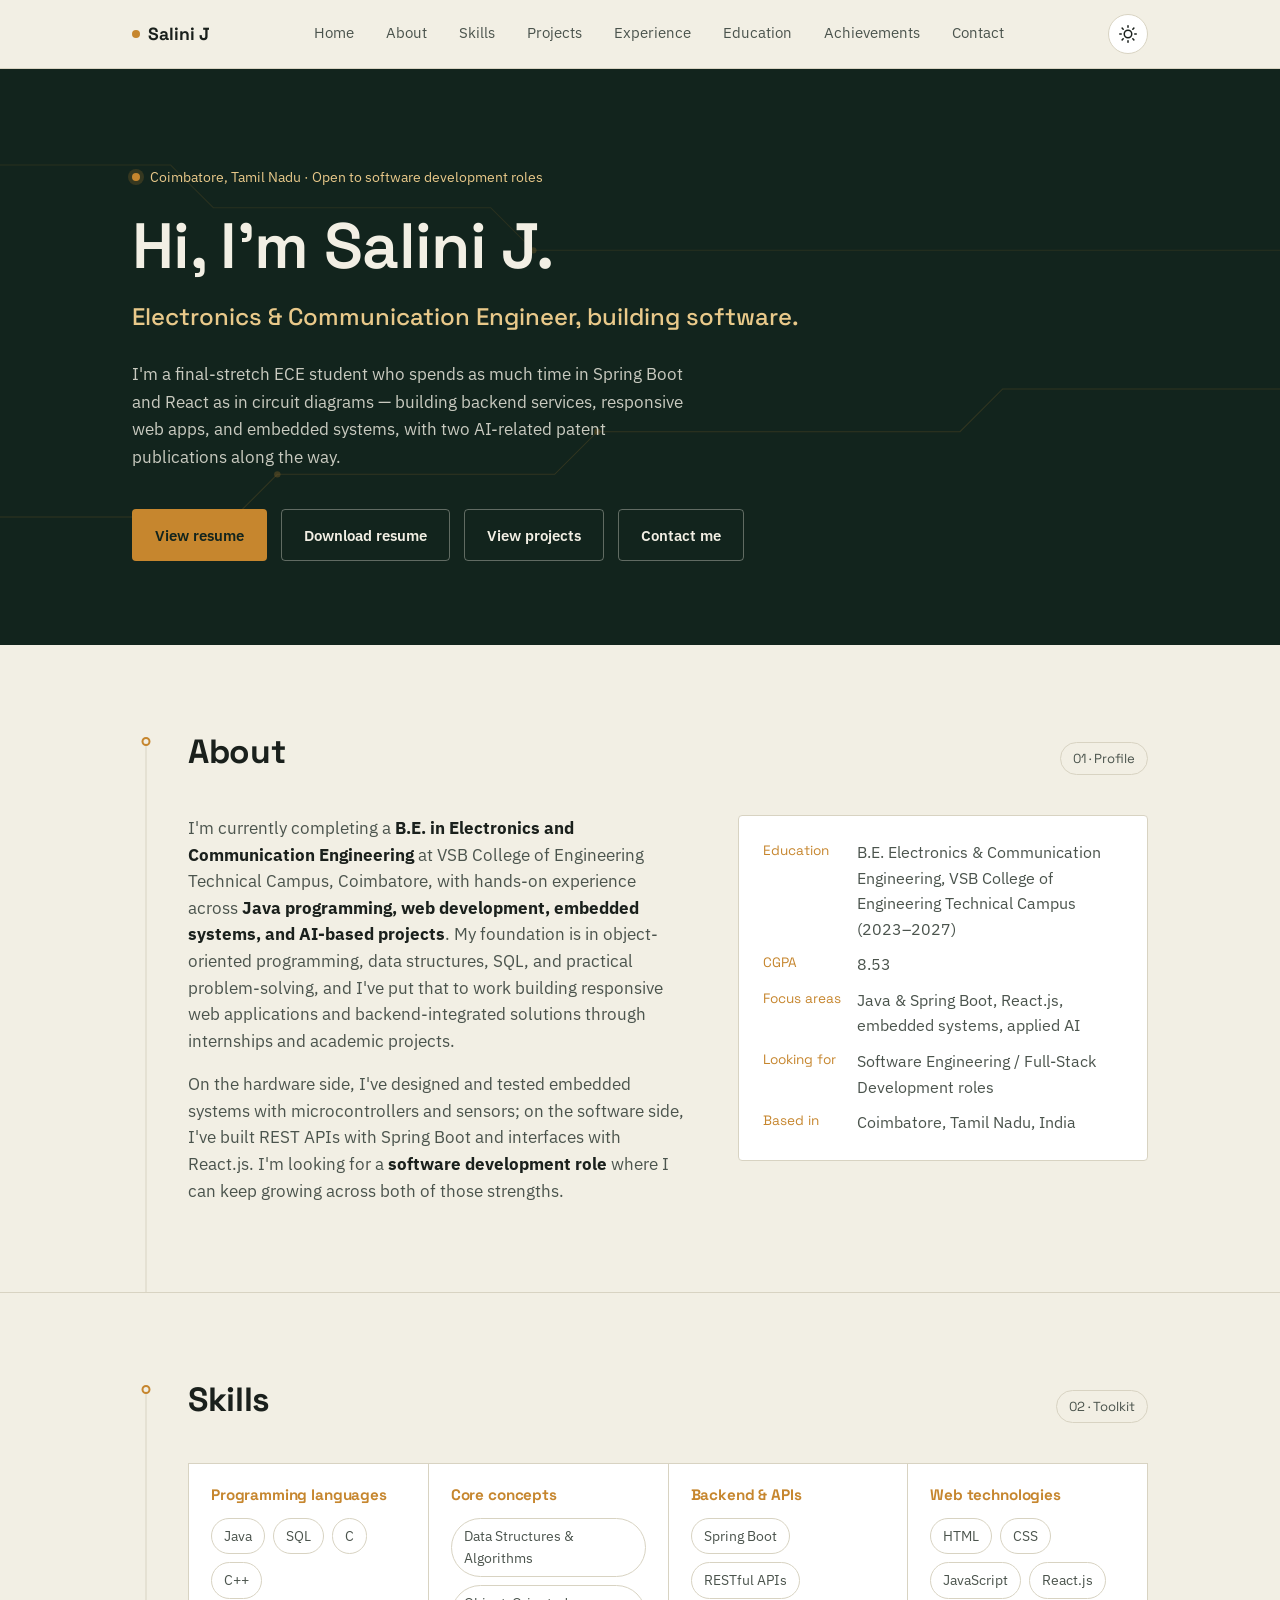
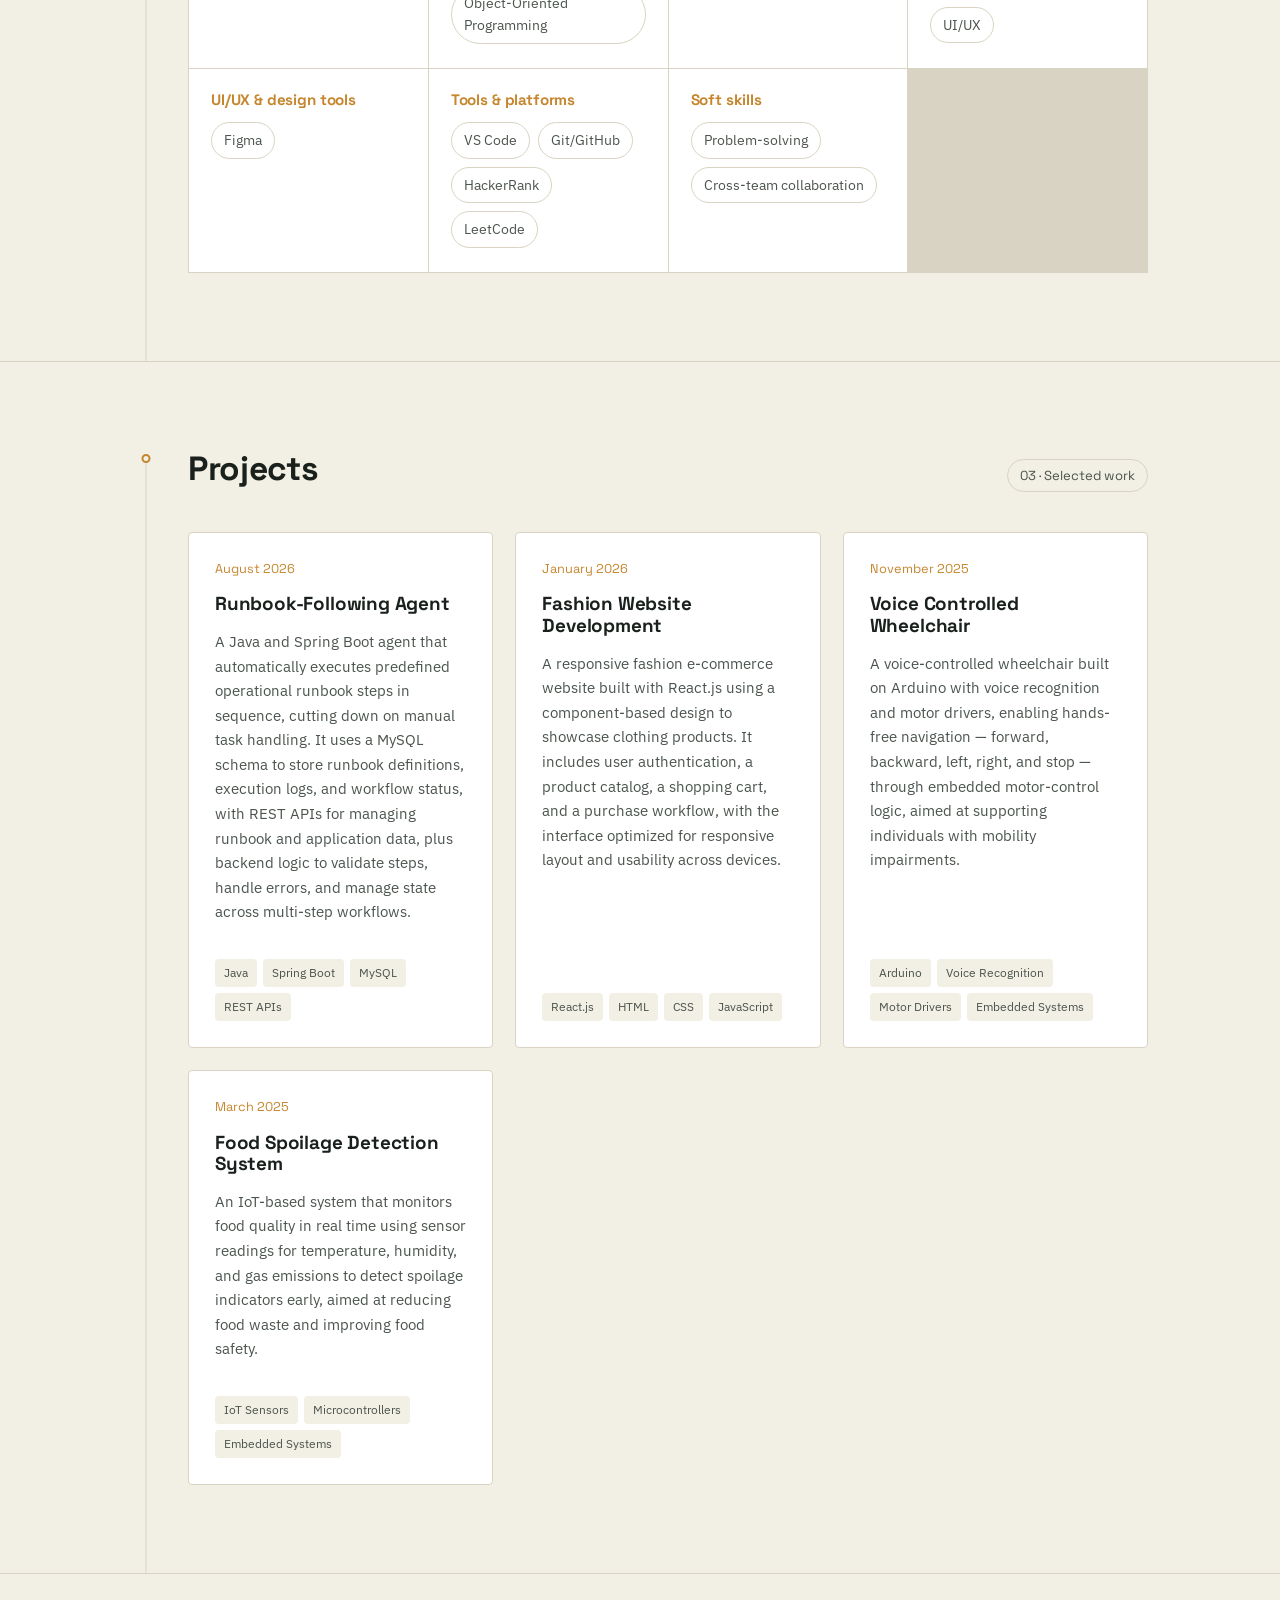
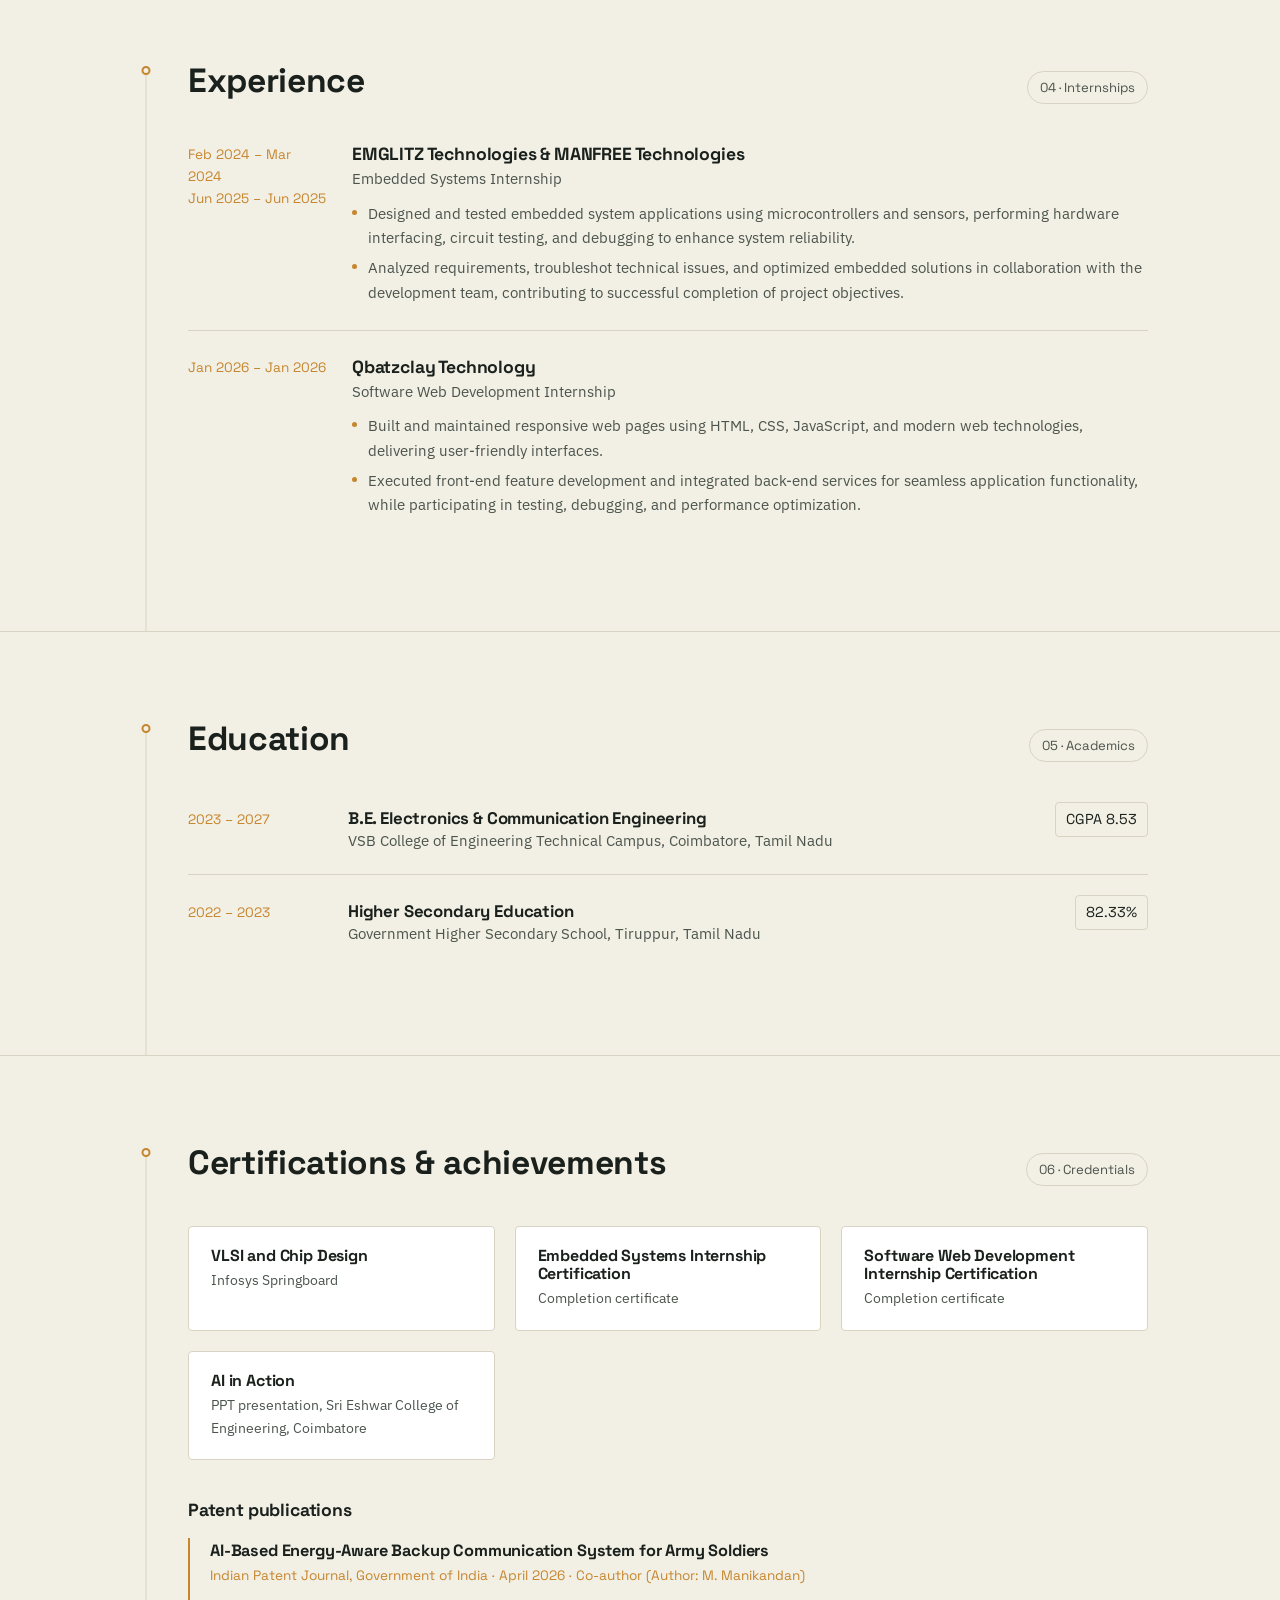
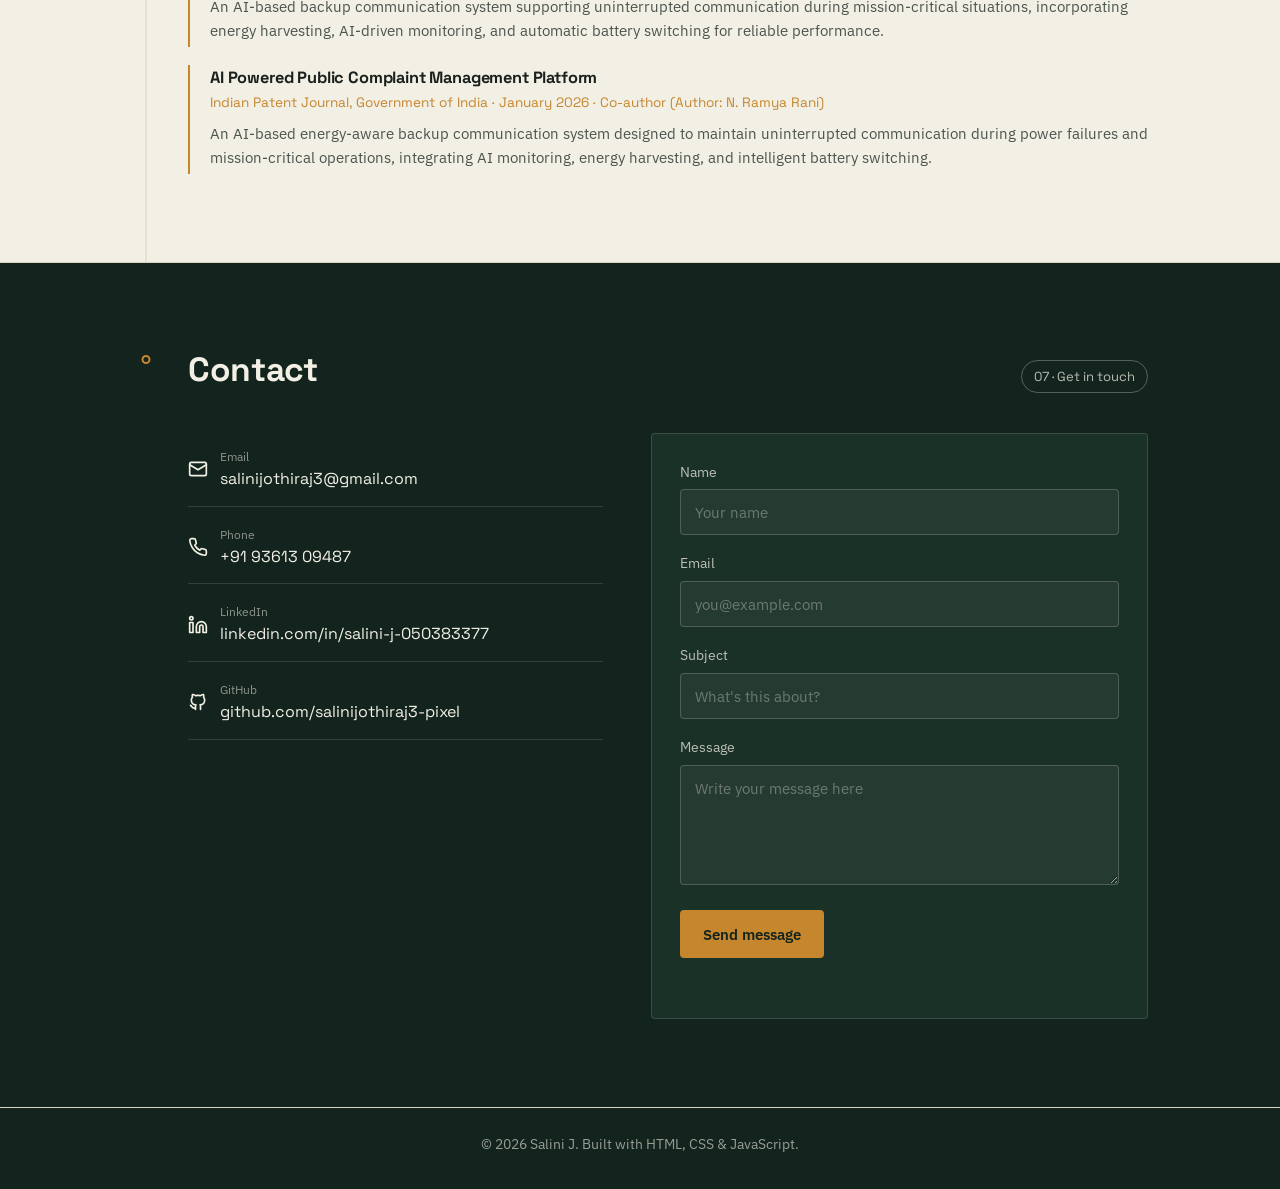
<file: index.html>
<!DOCTYPE html>
<html lang="en">
<head>
<meta charset="UTF-8">
<meta name="viewport" content="width=device-width, initial-scale=1.0">
<title>Salini J — Electronics &amp; Communication Engineer, Software Developer</title>
<meta name="description" content="Portfolio of Salini J, an Electronics and Communication Engineering student building Java/Spring Boot backends, React.js web apps, and embedded systems projects.">
<meta name="keywords" content="Salini J, Software Developer, Java Developer, Spring Boot, React.js, Embedded Systems, ECE Engineer, Coimbatore">
<meta name="author" content="Salini J">
<link rel="canonical" href="https://YOUR-DOMAIN-HERE.com/">

<!-- Open Graph -->
<meta property="og:type" content="website">
<meta property="og:title" content="Salini J — Electronics & Communication Engineer, Software Developer">
<meta property="og:description" content="Java, Spring Boot, React.js and embedded-systems projects, internships, and patent publications.">
<meta property="og:url" content="https://YOUR-DOMAIN-HERE.com/">

<link rel="icon" type="image/svg+xml" href="assets/favicon.svg">

<link rel="preconnect" href="https://fonts.googleapis.com">
<link rel="preconnect" href="https://fonts.gstatic.com" crossorigin>
<link href="https://fonts.googleapis.com/css2?family=Space+Grotesk:wght@500;600;700&family=IBM+Plex+Sans:wght@400;500;600&display=swap" rel="stylesheet">

<link rel="stylesheet" href="style.css">

<script type="application/ld+json">
{
  "@context": "https://schema.org",
  "@type": "Person",
  "name": "Salini J",
  "jobTitle": "Electronics and Communication Engineering Student & Software Developer",
  "email": "mailto:salinijothiraj3@gmail.com",
  "telephone": "+91-9361309487",
  "url": "https://YOUR-DOMAIN-HERE.com/",
  "sameAs": [
    "https://www.linkedin.com/in/salini-j-050383377",
    "https://github.com/salinijothiraj3-pixel"
  ],
  "alumniOf": {
    "@type": "CollegeOrUniversity",
    "name": "VSB College of Engineering Technical Campus"
  }
}
</script>
</head>
<body>

<a class="skip-link" href="#main">Skip to content</a>

<!-- ===================== NAVIGATION ===================== -->
<header class="nav">
  <div class="wrap">
    <a href="#home" class="nav-mark"><span class="dot" aria-hidden="true"></span>Salini J</a>

    <nav class="nav-links" id="navLinks" aria-label="Primary">
      <a href="#home">Home</a>
      <a href="#about">About</a>
      <a href="#skills">Skills</a>
      <a href="#projects">Projects</a>
      <a href="#experience">Experience</a>
      <a href="#education">Education</a>
      <a href="#achievements">Achievements</a>
      <a href="#contact">Contact</a>
    </nav>

    <div class="nav-controls">
      <button class="theme-toggle" id="themeToggle" type="button" aria-label="Switch to dark theme" aria-pressed="false">
        <svg id="themeIcon" viewBox="0 0 24 24" fill="none" stroke-width="2" stroke-linecap="round" stroke-linejoin="round" aria-hidden="true">
          <circle cx="12" cy="12" r="5"></circle>
          <path d="M12 1v2M12 21v2M4.2 4.2l1.4 1.4M18.4 18.4l1.4 1.4M1 12h2M21 12h2M4.2 19.8l1.4-1.4M18.4 5.6l1.4-1.4"></path>
        </svg>
      </button>
      <button class="hamburger" id="hamburger" type="button" aria-label="Open menu" aria-expanded="false" aria-controls="navLinks">
        <span></span><span></span><span></span>
      </button>
    </div>
  </div>
</header>

<main id="main">

  <!-- ===================== HERO ===================== -->
  <section class="hero" id="home">
    <svg class="hero-trace" viewBox="0 0 1200 500" preserveAspectRatio="none" aria-hidden="true">
      <path d="M0 420 L220 420 L260 380 L520 380 L560 340 L900 340 L940 300 L1200 300" stroke="#C6862E" stroke-width="1" fill="none" opacity="0.35"/>
      <path d="M0 90 L160 90 L200 130 L460 130 L500 170 L1200 170" stroke="#C6862E" stroke-width="1" fill="none" opacity="0.25"/>
      <circle cx="260" cy="380" r="3" fill="#C6862E" opacity="0.5"/>
      <circle cx="560" cy="340" r="3" fill="#C6862E" opacity="0.5"/>
      <circle cx="500" cy="170" r="3" fill="#C6862E" opacity="0.4"/>
    </svg>

    <div class="wrap">
      <div class="hero-eyebrow-row">
        <span class="node" aria-hidden="true"></span>
        <span>Coimbatore, Tamil Nadu · Open to software development roles</span>
      </div>

      <h1>Hi, I'm Salini J.</h1>
      <p class="role">Electronics &amp; Communication Engineer, building software.</p>
      <p class="lede">
        I'm a final-stretch ECE student who spends as much time in Spring Boot and React
        as in circuit diagrams — building backend services, responsive web apps, and
        embedded systems, with two AI-related patent publications along the way.
      </p>

      <div class="hero-actions">
        <a class="btn btn-primary" href="assets/resume.pdf" target="_blank" rel="noopener">View resume</a>
        <a class="btn btn-ghost" href="assets/resume.pdf" download>Download resume</a>
        <a class="btn btn-ghost" href="#projects">View projects</a>
        <a class="btn btn-ghost" href="#contact">Contact me</a>
      </div>
    </div>
  </section>

  <!-- ===================== ABOUT ===================== -->
  <section class="spine-section" id="about">
    <div class="wrap">
      <div class="spine-rail"><span class="spine-node" aria-hidden="true"></span></div>
      <div>
        <div class="section-head reveal">
          <h2>About</h2>
          <span class="section-tag">01 · Profile</span>
        </div>

        <div class="about-grid">
          <div class="about-copy reveal">
            <p>
              I'm currently completing a <strong>B.E. in Electronics and Communication Engineering</strong>
              at VSB College of Engineering Technical Campus, Coimbatore, with hands-on experience across
              <strong>Java programming, web development, embedded systems, and AI-based projects</strong>.
              My foundation is in object-oriented programming, data structures, SQL, and practical
              problem-solving, and I've put that to work building responsive web applications and
              backend-integrated solutions through internships and academic projects.
            </p>
            <p>
              On the hardware side, I've designed and tested embedded systems with microcontrollers and
              sensors; on the software side, I've built REST APIs with Spring Boot and interfaces with
              React.js. I'm looking for a <strong>software development role</strong> where I can keep
              growing across both of those strengths.
            </p>
          </div>

          <div class="about-facts reveal">
            <dl>
              <dt>Education</dt>
              <dd>B.E. Electronics &amp; Communication Engineering, VSB College of Engineering Technical Campus (2023–2027)</dd>
              <dt>CGPA</dt>
              <dd>8.53</dd>
              <dt>Focus areas</dt>
              <dd>Java &amp; Spring Boot, React.js, embedded systems, applied AI</dd>
              <dt>Looking for</dt>
              <dd>Software Engineering / Full-Stack Development roles</dd>
              <dt>Based in</dt>
              <dd>Coimbatore, Tamil Nadu, India</dd>
            </dl>
          </div>
        </div>
      </div>
    </div>
  </section>

  <!-- ===================== SKILLS ===================== -->
  <section class="spine-section" id="skills">
    <div class="wrap">
      <div class="spine-rail"><span class="spine-node" aria-hidden="true"></span></div>
      <div>
        <div class="section-head reveal">
          <h2>Skills</h2>
          <span class="section-tag">02 · Toolkit</span>
        </div>

        <div class="skill-groups reveal">
          <div class="skill-group">
            <h3>Programming languages</h3>
            <ul class="skill-tags">
              <li>Java</li><li>SQL</li><li>C</li><li>C++</li>
            </ul>
          </div>
          <div class="skill-group">
            <h3>Core concepts</h3>
            <ul class="skill-tags">
              <li>Data Structures &amp; Algorithms</li><li>Object-Oriented Programming</li>
            </ul>
          </div>
          <div class="skill-group">
            <h3>Backend &amp; APIs</h3>
            <ul class="skill-tags">
              <li>Spring Boot</li><li>RESTful APIs</li>
            </ul>
          </div>
          <div class="skill-group">
            <h3>Web technologies</h3>
            <ul class="skill-tags">
              <li>HTML</li><li>CSS</li><li>JavaScript</li><li>React.js</li><li>UI/UX</li>
            </ul>
          </div>
          <div class="skill-group">
            <h3>UI/UX &amp; design tools</h3>
            <ul class="skill-tags">
              <li>Figma</li>
            </ul>
          </div>
          <div class="skill-group">
            <h3>Tools &amp; platforms</h3>
            <ul class="skill-tags">
              <li>VS Code</li><li>Git/GitHub</li><li>HackerRank</li><li>LeetCode</li>
            </ul>
          </div>
          <div class="skill-group">
            <h3>Soft skills</h3>
            <ul class="skill-tags">
              <li>Problem-solving</li><li>Cross-team collaboration</li>
            </ul>
          </div>
        </div>
      </div>
    </div>
  </section>

  <!-- ===================== PROJECTS ===================== -->
  <section class="spine-section" id="projects">
    <div class="wrap">
      <div class="spine-rail"><span class="spine-node" aria-hidden="true"></span></div>
      <div>
        <div class="section-head reveal">
          <h2>Projects</h2>
          <span class="section-tag">03 · Selected work</span>
        </div>

        <div class="project-grid reveal">

          <article class="project-card">
            <span class="date">August 2026</span>
            <h3>Runbook-Following Agent</h3>
            <p>
              A Java and Spring Boot agent that automatically executes predefined operational
              runbook steps in sequence, cutting down on manual task handling. It uses a MySQL
              schema to store runbook definitions, execution logs, and workflow status, with REST
              APIs for managing runbook and application data, plus backend logic to validate steps,
              handle errors, and manage state across multi-step workflows.
            </p>
            <ul class="stack">
              <li>Java</li><li>Spring Boot</li><li>MySQL</li><li>REST APIs</li>
            </ul>
          </article>

          <article class="project-card">
            <span class="date">January 2026</span>
            <h3>Fashion Website Development</h3>
            <p>
              A responsive fashion e-commerce website built with React.js using a component-based
              design to showcase clothing products. It includes user authentication, a product
              catalog, a shopping cart, and a purchase workflow, with the interface optimized for
              responsive layout and usability across devices.
            </p>
            <ul class="stack">
              <li>React.js</li><li>HTML</li><li>CSS</li><li>JavaScript</li>
            </ul>
          </article>

          <article class="project-card">
            <span class="date">November 2025</span>
            <h3>Voice Controlled Wheelchair</h3>
            <p>
              A voice-controlled wheelchair built on Arduino with voice recognition and motor
              drivers, enabling hands-free navigation — forward, backward, left, right, and stop —
              through embedded motor-control logic, aimed at supporting individuals with mobility
              impairments.
            </p>
            <ul class="stack">
              <li>Arduino</li><li>Voice Recognition</li><li>Motor Drivers</li><li>Embedded Systems</li>
            </ul>
          </article>

          <article class="project-card">
            <span class="date">March 2025</span>
            <h3>Food Spoilage Detection System</h3>
            <p>
              An IoT-based system that monitors food quality in real time using sensor readings
              for temperature, humidity, and gas emissions to detect spoilage indicators early,
              aimed at reducing food waste and improving food safety.
            </p>
            <ul class="stack">
              <li>IoT Sensors</li><li>Microcontrollers</li><li>Embedded Systems</li>
            </ul>
          </article>

        </div>
      </div>
    </div>
  </section>

  <!-- ===================== EXPERIENCE ===================== -->
  <section class="spine-section" id="experience">
    <div class="wrap">
      <div class="spine-rail"><span class="spine-node" aria-hidden="true"></span></div>
      <div>
        <div class="section-head reveal">
          <h2>Experience</h2>
          <span class="section-tag">04 · Internships</span>
        </div>

        <div class="timeline reveal">
          <div class="timeline-item">
            <span class="when">Feb 2024 – Mar 2024<br>Jun 2025 – Jun 2025</span>
            <div>
              <h3>EMGLITZ Technologies &amp; MANFREE Technologies</h3>
              <span class="role">Embedded Systems Internship</span>
              <ul class="duties">
                <li>Designed and tested embedded system applications using microcontrollers and sensors, performing hardware interfacing, circuit testing, and debugging to enhance system reliability.</li>
                <li>Analyzed requirements, troubleshot technical issues, and optimized embedded solutions in collaboration with the development team, contributing to successful completion of project objectives.</li>
              </ul>
            </div>
          </div>

          <div class="timeline-item">
            <span class="when">Jan 2026 – Jan 2026</span>
            <div>
              <h3>Qbatzclay Technology</h3>
              <span class="role">Software Web Development Internship</span>
              <ul class="duties">
                <li>Built and maintained responsive web pages using HTML, CSS, JavaScript, and modern web technologies, delivering user-friendly interfaces.</li>
                <li>Executed front-end feature development and integrated back-end services for seamless application functionality, while participating in testing, debugging, and performance optimization.</li>
              </ul>
            </div>
          </div>
        </div>
      </div>
    </div>
  </section>

  <!-- ===================== EDUCATION ===================== -->
  <section class="spine-section" id="education">
    <div class="wrap">
      <div class="spine-rail"><span class="spine-node" aria-hidden="true"></span></div>
      <div>
        <div class="section-head reveal">
          <h2>Education</h2>
          <span class="section-tag">05 · Academics</span>
        </div>

        <div class="edu-list reveal">
          <div class="edu-item">
            <span class="when">2023 – 2027</span>
            <div>
              <h3>B.E. Electronics &amp; Communication Engineering</h3>
              <span class="place">VSB College of Engineering Technical Campus, Coimbatore, Tamil Nadu</span>
            </div>
            <span class="score">CGPA 8.53</span>
          </div>

          <div class="edu-item">
            <span class="when">2022 – 2023</span>
            <div>
              <h3>Higher Secondary Education</h3>
              <span class="place">Government Higher Secondary School, Tiruppur, Tamil Nadu</span>
            </div>
            <span class="score">82.33%</span>
          </div>
        </div>
      </div>
    </div>
  </section>

  <!-- ===================== ACHIEVEMENTS ===================== -->
  <section class="spine-section" id="achievements">
    <div class="wrap">
      <div class="spine-rail"><span class="spine-node" aria-hidden="true"></span></div>
      <div>
        <div class="section-head reveal">
          <h2>Certifications &amp; achievements</h2>
          <span class="section-tag">06 · Credentials</span>
        </div>

        <div class="achieve-grid reveal">
          <div class="achieve-card">
            <h4>VLSI and Chip Design</h4>
            <p>Infosys Springboard</p>
          </div>
          <div class="achieve-card">
            <h4>Embedded Systems Internship Certification</h4>
            <p>Completion certificate</p>
          </div>
          <div class="achieve-card">
            <h4>Software Web Development Internship Certification</h4>
            <p>Completion certificate</p>
          </div>
          <div class="achieve-card">
            <h4>AI in Action</h4>
            <p>PPT presentation, Sri Eshwar College of Engineering, Coimbatore</p>
          </div>
        </div>

        <h3 style="font-size:1.1rem; margin-bottom:18px;" class="reveal">Patent publications</h3>
        <div class="patent-list reveal">
          <div class="patent-card">
            <h4>AI-Based Energy-Aware Backup Communication System for Army Soldiers</h4>
            <p class="meta">Indian Patent Journal, Government of India · April 2026 · Co-author (Author: M. Manikandan)</p>
            <p>
              An AI-based backup communication system supporting uninterrupted communication during
              mission-critical situations, incorporating energy harvesting, AI-driven monitoring, and
              automatic battery switching for reliable performance.
            </p>
          </div>
          <div class="patent-card">
            <h4>AI Powered Public Complaint Management Platform</h4>
            <p class="meta">Indian Patent Journal, Government of India · January 2026 · Co-author (Author: N. Ramya Rani)</p>
            <p>
              An AI-based energy-aware backup communication system designed to maintain uninterrupted
              communication during power failures and mission-critical operations, integrating AI
              monitoring, energy harvesting, and intelligent battery switching.
            </p>
          </div>
        </div>
      </div>
    </div>
  </section>

  <!-- ===================== CONTACT ===================== -->
  <section class="spine-section contact-section" id="contact">
    <div class="wrap">
      <div class="spine-rail"><span class="spine-node" aria-hidden="true"></span></div>
      <div>
        <div class="section-head reveal">
          <h2>Contact</h2>
          <span class="section-tag">07 · Get in touch</span>
        </div>

        <div class="contact-grid reveal">
          <div class="contact-links">
            <a href="mailto:salinijothiraj3@gmail.com">
              <svg viewBox="0 0 24 24" fill="none" stroke-width="2" stroke-linecap="round" stroke-linejoin="round" aria-hidden="true"><rect x="2" y="4" width="20" height="16" rx="2"></rect><path d="m2 7 10 6 10-6"></path></svg>
              <span><span class="label">Email</span><span class="value">salinijothiraj3@gmail.com</span></span>
            </a>
            <a href="tel:+919361309487">
              <svg viewBox="0 0 24 24" fill="none" stroke-width="2" stroke-linecap="round" stroke-linejoin="round" aria-hidden="true"><path d="M22 16.92v3a2 2 0 0 1-2.18 2 19.79 19.79 0 0 1-8.63-3.07 19.5 19.5 0 0 1-6-6 19.79 19.79 0 0 1-3.07-8.67A2 2 0 0 1 4.11 2h3a2 2 0 0 1 2 1.72c.13.96.36 1.9.68 2.81a2 2 0 0 1-.45 2.11L8.09 9.91a16 16 0 0 0 6 6l1.27-1.27a2 2 0 0 1 2.11-.45c.91.32 1.85.55 2.81.68A2 2 0 0 1 22 16.92z"></path></svg>
              <span><span class="label">Phone</span><span class="value">+91 93613 09487</span></span>
            </a>
            <a href="https://www.linkedin.com/in/salini-j-050383377" target="_blank" rel="noopener">
              <svg viewBox="0 0 24 24" fill="none" stroke-width="2" stroke-linecap="round" stroke-linejoin="round" aria-hidden="true"><path d="M16 8a6 6 0 0 1 6 6v7h-4v-7a2 2 0 0 0-2-2 2 2 0 0 0-2 2v7h-4v-7a6 6 0 0 1 6-6z"></path><rect x="2" y="9" width="4" height="12"></rect><circle cx="4" cy="4" r="2"></circle></svg>
              <span><span class="label">LinkedIn</span><span class="value">linkedin.com/in/salini-j-050383377</span></span>
            </a>
            <a href="https://github.com/salinijothiraj3-pixel" target="_blank" rel="noopener">
              <svg viewBox="0 0 24 24" fill="none" stroke-width="2" stroke-linecap="round" stroke-linejoin="round" aria-hidden="true"><path d="M9 19c-4.3 1.4-4.3-2.5-6-3m12 5v-3.5c0-1 .1-1.4-.5-2 2.8-.3 5.5-1.4 5.5-6a4.6 4.6 0 0 0-1.3-3.2 4.2 4.2 0 0 0-.1-3.2s-1.1-.3-3.5 1.3a12.3 12.3 0 0 0-6.2 0C6.5 2.8 5.4 3.1 5.4 3.1a4.2 4.2 0 0 0-.1 3.2A4.6 4.6 0 0 0 4 9.5c0 4.6 2.7 5.7 5.5 6-.6.6-.6 1.2-.5 2V21"></path></svg>
              <span><span class="label">GitHub</span><span class="value">github.com/salinijothiraj3-pixel</span></span>
            </a>
          </div>

          <form class="contact-form" id="contactForm" novalidate>
            <!--
              CONFIGURATION — replace this with your own Formspree endpoint.
              1. Create a free account at https://formspree.io
              2. Create a new form and copy the form endpoint it gives you,
                 e.g. https://formspree.io/f/abcdwxyz
              3. Paste it below in place of YOUR_FORM_ENDPOINT.
              See README.md for full step-by-step instructions.
            -->
            <input type="hidden" id="formEndpoint" value="https://formspree.io/f/YOUR_FORM_ENDPOINT">

            <div class="field">
              <label for="name">Name</label>
              <input type="text" id="name" name="name" placeholder="Your name" required>
            </div>
            <div class="field">
              <label for="email">Email</label>
              <input type="email" id="email" name="email" placeholder="you@example.com" required>
            </div>
            <div class="field">
              <label for="subject">Subject</label>
              <input type="text" id="subject" name="subject" placeholder="What's this about?" required>
            </div>
            <div class="field">
              <label for="message">Message</label>
              <textarea id="message" name="message" placeholder="Write your message here" required></textarea>
            </div>

            <button type="submit" class="btn btn-primary" id="submitBtn">Send message</button>
            <p class="form-status" id="formStatus" role="status" aria-live="polite"></p>
          </form>
        </div>
      </div>
    </div>
  </section>

</main>

<footer class="site-footer">
  <div class="wrap">
    <p>© <span id="year"></span> Salini J. Built with HTML, CSS &amp; JavaScript.</p>
  </div>
</footer>

<button class="to-top" id="toTop" type="button" aria-label="Scroll back to top">
  <svg viewBox="0 0 24 24" fill="none" stroke-width="2" stroke-linecap="round" stroke-linejoin="round" aria-hidden="true"><path d="M12 19V5M5 12l7-7 7 7"></path></svg>
</button>

<script src="script.js"></script>
</body>
</html>
</file>
<file: style.css>
/* =========================================================
   SALINI J — PORTFOLIO STYLESHEET
   Design concept: "engineering blueprint" — a nod to ECE +
   embedded-systems background. Deep circuit-green hero,
   pale paper sections, a copper trace as the single accent,
   and a running spine that connects section markers like a
   PCB trace connects components.
   ========================================================= */

:root {
  /* ---- Color tokens ---- */
  --ink: #1a201c;
  --ink-soft: #4b544d;
  --paper: #f2efe4;
  --paper-raised: #ffffff;
  --line: #d8d3c2;
  --deep: #12241d;
  --deep-raised: #1a3128;
  --copper: #c6862e;
  --copper-soft: #e9c98a;
  --paper-on-deep: #f2efe4;

  /* ---- Type ---- */
  --font-display: "Space Grotesk", "Arial", sans-serif;
  --font-body: "IBM Plex Sans", "Segoe UI", sans-serif;

  /* ---- Layout ---- */
  --content-width: 1080px;
  --radius: 4px;
  --spine-offset: 28px;

  /* ---- Motion ---- */
  --ease: cubic-bezier(0.22, 1, 0.36, 1);
}

* { box-sizing: border-box; }

html {
  scroll-behavior: smooth;
}

body {
  margin: 0;
  background: var(--paper);
  color: var(--ink);
  font-family: var(--font-body);
  font-size: 16px;
  line-height: 1.6;
  -webkit-font-smoothing: antialiased;
}

img { max-width: 100%; display: block; }

a { color: inherit; }

h1, h2, h3, h4 {
  font-family: var(--font-display);
  margin: 0;
  line-height: 1.15;
  letter-spacing: -0.01em;
}

p { margin: 0 0 1em; }
p:last-child { margin-bottom: 0; }

ul { margin: 0; padding: 0; list-style: none; }

.wrap {
  max-width: var(--content-width);
  margin: 0 auto;
  padding: 0 32px;
}

section { position: relative; }

/* Visible keyboard focus everywhere */
a:focus-visible,
button:focus-visible,
input:focus-visible,
textarea:focus-visible {
  outline: 2px solid var(--copper);
  outline-offset: 3px;
}

.skip-link {
  position: absolute;
  left: -9999px;
  top: 0;
  background: var(--copper);
  color: var(--deep);
  padding: 10px 16px;
  z-index: 1000;
  font-weight: 600;
}
.skip-link:focus {
  left: 16px;
  top: 16px;
}

/* =========================================================
   NAVIGATION
   ========================================================= */
.nav {
  position: sticky;
  top: 0;
  z-index: 500;
  background: rgba(242, 239, 228, 0.92);
  backdrop-filter: blur(8px);
  border-bottom: 1px solid var(--line);
}

.nav .wrap {
  display: flex;
  align-items: center;
  justify-content: space-between;
  height: 68px;
}

.nav-mark {
  font-family: var(--font-display);
  font-weight: 700;
  font-size: 1.1rem;
  text-decoration: none;
  display: flex;
  align-items: center;
  gap: 8px;
}

.nav-mark .dot {
  width: 8px;
  height: 8px;
  border-radius: 50%;
  background: var(--copper);
  display: inline-block;
}

.nav-links {
  display: flex;
  gap: 28px;
}

.nav-links a {
  text-decoration: none;
  font-size: 0.94rem;
  color: var(--ink-soft);
  padding: 6px 2px;
  border-bottom: 2px solid transparent;
  transition: color 0.2s var(--ease), border-color 0.2s var(--ease);
}

.nav-links a:hover,
.nav-links a:focus-visible {
  color: var(--ink);
  border-color: var(--copper);
}

.nav-controls {
  display: flex;
  align-items: center;
  gap: 12px;
}

.theme-toggle {
  width: 40px;
  height: 40px;
  border-radius: 50%;
  border: 1px solid var(--line);
  background: var(--paper-raised);
  cursor: pointer;
  display: flex;
  align-items: center;
  justify-content: center;
  transition: border-color 0.2s var(--ease);
}
.theme-toggle:hover { border-color: var(--copper); }
.theme-toggle svg { width: 18px; height: 18px; stroke: var(--ink); }

.hamburger {
  display: none;
  width: 40px;
  height: 40px;
  border: 1px solid var(--line);
  background: var(--paper-raised);
  border-radius: var(--radius);
  cursor: pointer;
  flex-direction: column;
  align-items: center;
  justify-content: center;
  gap: 5px;
}
.hamburger span {
  width: 18px;
  height: 2px;
  background: var(--ink);
  transition: transform 0.25s var(--ease), opacity 0.25s var(--ease);
}
.hamburger.is-open span:nth-child(1) { transform: translateY(7px) rotate(45deg); }
.hamburger.is-open span:nth-child(2) { opacity: 0; }
.hamburger.is-open span:nth-child(3) { transform: translateY(-7px) rotate(-45deg); }

/* =========================================================
   HERO
   ========================================================= */
.hero {
  background: var(--deep);
  color: var(--paper-on-deep);
  padding: 96px 0 84px;
  overflow: hidden;
  position: relative;
}

.hero-trace {
  position: absolute;
  inset: 0;
  opacity: 0.5;
  pointer-events: none;
}

.hero .wrap { position: relative; z-index: 1; }

.hero-eyebrow-row {
  display: flex;
  align-items: center;
  gap: 10px;
  margin-bottom: 22px;
  color: var(--copper-soft);
  font-size: 0.9rem;
}

.hero-eyebrow-row .node {
  width: 8px;
  height: 8px;
  border-radius: 50%;
  background: var(--copper);
  box-shadow: 0 0 0 4px rgba(198, 134, 46, 0.2);
}

.hero h1 {
  font-size: clamp(2.4rem, 5.6vw, 4rem);
  font-weight: 600;
  max-width: 14ch;
}

.hero .role {
  font-family: var(--font-display);
  font-size: clamp(1.1rem, 2.2vw, 1.5rem);
  color: var(--copper-soft);
  margin-top: 14px;
  font-weight: 500;
}

.hero .lede {
  margin-top: 22px;
  max-width: 56ch;
  font-size: 1.08rem;
  color: rgba(242, 239, 228, 0.82);
}

.hero-actions {
  display: flex;
  flex-wrap: wrap;
  gap: 14px;
  margin-top: 38px;
}

.btn {
  font-family: var(--font-body);
  font-size: 0.95rem;
  font-weight: 600;
  padding: 13px 22px;
  border-radius: var(--radius);
  border: 1px solid transparent;
  cursor: pointer;
  text-decoration: none;
  display: inline-flex;
  align-items: center;
  gap: 8px;
  transition: transform 0.18s var(--ease), background 0.18s var(--ease), border-color 0.18s var(--ease), color 0.18s var(--ease);
}
.btn:hover { transform: translateY(-2px); }

.btn-primary {
  background: var(--copper);
  color: var(--deep);
}
.btn-primary:hover { background: var(--copper-soft); }

.btn-ghost {
  background: transparent;
  border-color: rgba(242, 239, 228, 0.35);
  color: var(--paper-on-deep);
}
.btn-ghost:hover { border-color: var(--copper); color: var(--copper-soft); }

/* Light-section button variants */
.btn-outline {
  background: transparent;
  border-color: var(--line);
  color: var(--ink);
}
.btn-outline:hover { border-color: var(--copper); color: var(--copper); }

/* =========================================================
   SPINE — the connecting trace that runs behind section markers
   ========================================================= */
.spine-section {
  padding: 88px 0;
  border-bottom: 1px solid var(--line);
}

.spine-section .wrap {
  display: grid;
  grid-template-columns: var(--spine-offset) 1fr;
  gap: 0 28px;
}

.spine-rail {
  position: relative;
}
.spine-rail::before {
  content: "";
  position: absolute;
  top: 6px;
  bottom: -88px;
  left: 50%;
  width: 1px;
  background: var(--line);
  transform: translateX(-50%);
}
.spine-section:last-of-type .spine-rail::before { display: none; }

.spine-node {
  position: absolute;
  top: 4px;
  left: 50%;
  width: 9px;
  height: 9px;
  border-radius: 50%;
  background: var(--paper);
  border: 2px solid var(--copper);
  transform: translateX(-50%);
}

.section-head {
  display: flex;
  align-items: baseline;
  justify-content: space-between;
  gap: 20px;
  margin-bottom: 40px;
  flex-wrap: wrap;
}

.section-head h2 {
  font-size: clamp(1.6rem, 3vw, 2.1rem);
}

.section-tag {
  font-family: var(--font-display);
  font-size: 0.82rem;
  color: var(--ink-soft);
  border: 1px solid var(--line);
  border-radius: 999px;
  padding: 5px 12px;
}

/* =========================================================
   ABOUT
   ========================================================= */
.about-grid {
  display: grid;
  grid-template-columns: 1.1fr 0.9fr;
  gap: 48px;
  align-items: start;
}

.about-copy p { font-size: 1.04rem; color: var(--ink-soft); }
.about-copy strong { color: var(--ink); }

.about-facts {
  border: 1px solid var(--line);
  border-radius: var(--radius);
  background: var(--paper-raised);
  padding: 24px;
}

.about-facts dl {
  display: grid;
  grid-template-columns: auto 1fr;
  gap: 10px 16px;
  margin: 0;
}
.about-facts dt {
  font-family: var(--font-display);
  font-size: 0.85rem;
  color: var(--copper);
  white-space: nowrap;
}
.about-facts dd {
  margin: 0;
  color: var(--ink-soft);
}

/* =========================================================
   SKILLS
   ========================================================= */
.skill-groups {
  display: grid;
  grid-template-columns: repeat(auto-fit, minmax(230px, 1fr));
  gap: 1px;
  background: var(--line);
  border: 1px solid var(--line);
}

.skill-group {
  background: var(--paper-raised);
  padding: 22px 22px 24px;
}

.skill-group h3 {
  font-size: 0.95rem;
  color: var(--copper);
  margin-bottom: 14px;
}

.skill-tags {
  display: flex;
  flex-wrap: wrap;
  gap: 8px;
}

.skill-tags li {
  font-size: 0.88rem;
  padding: 6px 12px;
  border: 1px solid var(--line);
  border-radius: 999px;
  color: var(--ink-soft);
}

/* =========================================================
   PROJECTS
   ========================================================= */
.project-grid {
  display: grid;
  grid-template-columns: repeat(auto-fit, minmax(300px, 1fr));
  gap: 22px;
}

.project-card {
  border: 1px solid var(--line);
  border-radius: var(--radius);
  background: var(--paper-raised);
  padding: 26px;
  display: flex;
  flex-direction: column;
  gap: 14px;
  transition: border-color 0.25s var(--ease), transform 0.25s var(--ease);
}
.project-card:hover {
  border-color: var(--copper);
  transform: translateY(-3px);
}

.project-card .date {
  font-family: var(--font-display);
  font-size: 0.8rem;
  color: var(--copper);
}

.project-card h3 { font-size: 1.18rem; }

.project-card p { color: var(--ink-soft); font-size: 0.96rem; }

.project-card .stack {
  display: flex;
  flex-wrap: wrap;
  gap: 6px;
  margin-top: auto;
  padding-top: 6px;
}
.project-card .stack li {
  font-size: 0.78rem;
  padding: 4px 9px;
  background: var(--paper);
  border-radius: var(--radius);
  color: var(--ink-soft);
}

/* =========================================================
   EXPERIENCE TIMELINE
   ========================================================= */
.timeline {
  display: flex;
  flex-direction: column;
  gap: 0;
}

.timeline-item {
  display: grid;
  grid-template-columns: 140px 1fr;
  gap: 24px;
  padding: 26px 0;
  border-top: 1px solid var(--line);
}
.timeline-item:first-child { border-top: none; padding-top: 0; }

.timeline-item .when {
  font-family: var(--font-display);
  font-size: 0.85rem;
  color: var(--copper);
}

.timeline-item h3 { font-size: 1.1rem; margin-bottom: 2px; }
.timeline-item .role { color: var(--ink-soft); font-size: 0.95rem; margin-bottom: 10px; display: block; }

.timeline-item ul.duties {
  display: flex;
  flex-direction: column;
  gap: 6px;
}
.timeline-item ul.duties li {
  color: var(--ink-soft);
  font-size: 0.95rem;
  padding-left: 16px;
  position: relative;
}
.timeline-item ul.duties li::before {
  content: "";
  position: absolute;
  left: 0;
  top: 9px;
  width: 5px;
  height: 5px;
  background: var(--copper);
  border-radius: 50%;
}

/* =========================================================
   EDUCATION
   ========================================================= */
.edu-list {
  display: flex;
  flex-direction: column;
  gap: 0;
}
.edu-item {
  display: grid;
  grid-template-columns: 140px 1fr auto;
  gap: 20px;
  align-items: baseline;
  padding: 20px 0;
  border-top: 1px solid var(--line);
}
.edu-item:first-child { border-top: none; padding-top: 0; }
.edu-item .when {
  font-family: var(--font-display);
  font-size: 0.85rem;
  color: var(--copper);
}
.edu-item h3 { font-size: 1.05rem; }
.edu-item .place { color: var(--ink-soft); font-size: 0.92rem; }
.edu-item .score {
  font-family: var(--font-display);
  font-size: 0.9rem;
  color: var(--ink);
  border: 1px solid var(--line);
  border-radius: var(--radius);
  padding: 5px 10px;
  white-space: nowrap;
}

/* =========================================================
   ACHIEVEMENTS
   ========================================================= */
.achieve-grid {
  display: grid;
  grid-template-columns: repeat(auto-fit, minmax(260px, 1fr));
  gap: 20px;
  margin-bottom: 40px;
}
.achieve-card {
  border: 1px solid var(--line);
  border-radius: var(--radius);
  padding: 20px 22px;
  background: var(--paper-raised);
}
.achieve-card h4 { font-size: 1rem; margin-bottom: 4px; }
.achieve-card p { font-size: 0.88rem; color: var(--ink-soft); }

.patent-list {
  display: flex;
  flex-direction: column;
  gap: 18px;
}
.patent-card {
  border-left: 2px solid var(--copper);
  padding: 4px 0 4px 20px;
}
.patent-card h4 { font-size: 1.02rem; }
.patent-card .meta {
  font-size: 0.85rem;
  color: var(--copper);
  font-family: var(--font-display);
  margin: 4px 0 8px;
}
.patent-card p { color: var(--ink-soft); font-size: 0.94rem; }

/* =========================================================
   CONTACT
   ========================================================= */
.contact-section {
  background: var(--deep);
  color: var(--paper-on-deep);
}
.contact-section .spine-rail::before { background: rgba(242, 239, 228, 0.18); }
.contact-section .spine-node { background: var(--deep); }
.contact-section .section-tag { border-color: rgba(242, 239, 228, 0.3); color: rgba(242, 239, 228, 0.75); }

.contact-grid {
  display: grid;
  grid-template-columns: 1fr 1.2fr;
  gap: 48px;
}

.contact-links {
  display: flex;
  flex-direction: column;
  gap: 4px;
}
.contact-links a {
  display: flex;
  align-items: center;
  gap: 12px;
  text-decoration: none;
  padding: 14px 0;
  border-bottom: 1px solid rgba(242, 239, 228, 0.14);
  color: var(--paper-on-deep);
  transition: color 0.2s var(--ease), gap 0.2s var(--ease);
}
.contact-links a:hover { color: var(--copper-soft); gap: 16px; }
.contact-links svg { width: 20px; height: 20px; stroke: currentColor; flex-shrink: 0; }
.contact-links .label { font-size: 0.75rem; display: block; color: rgba(242, 239, 228, 0.55); }
.contact-links .value { font-family: var(--font-display); font-size: 1rem; }

.contact-form {
  background: var(--deep-raised);
  border: 1px solid rgba(242, 239, 228, 0.14);
  border-radius: var(--radius);
  padding: 28px;
}

.field {
  margin-bottom: 18px;
}
.field label {
  display: block;
  font-size: 0.85rem;
  margin-bottom: 6px;
  color: rgba(242, 239, 228, 0.75);
}
.field input,
.field textarea {
  width: 100%;
  padding: 12px 14px;
  border-radius: var(--radius);
  border: 1px solid rgba(242, 239, 228, 0.2);
  background: rgba(242, 239, 228, 0.05);
  color: var(--paper-on-deep);
  font-family: var(--font-body);
  font-size: 0.95rem;
}
.field input::placeholder,
.field textarea::placeholder { color: rgba(242, 239, 228, 0.35); }
.field textarea { min-height: 120px; resize: vertical; }

.form-status {
  margin-top: 14px;
  font-size: 0.9rem;
  min-height: 1.2em;
}
.form-status[data-state="success"] { color: #8fd6a8; }
.form-status[data-state="error"] { color: #e79b8f; }
.form-status[data-state="sending"] { color: var(--copper-soft); }

/* =========================================================
   FOOTER
   ========================================================= */
.site-footer {
  background: var(--deep);
  color: rgba(242, 239, 228, 0.6);
  text-align: center;
  padding: 26px 0 34px;
  font-size: 0.85rem;
}

/* =========================================================
   SCROLL TO TOP
   ========================================================= */
.to-top {
  position: fixed;
  right: 24px;
  bottom: 24px;
  width: 44px;
  height: 44px;
  border-radius: 50%;
  background: var(--copper);
  color: var(--deep);
  border: none;
  display: flex;
  align-items: center;
  justify-content: center;
  cursor: pointer;
  opacity: 0;
  transform: translateY(10px);
  pointer-events: none;
  transition: opacity 0.25s var(--ease), transform 0.25s var(--ease);
  z-index: 400;
}
.to-top.is-visible {
  opacity: 1;
  transform: translateY(0);
  pointer-events: auto;
}
.to-top svg { width: 20px; height: 20px; stroke: var(--deep); }

/* =========================================================
   SCROLL REVEAL
   ========================================================= */
.reveal {
  opacity: 0;
  transform: translateY(16px);
  transition: opacity 0.6s var(--ease), transform 0.6s var(--ease);
}
.reveal.is-visible {
  opacity: 1;
  transform: translateY(0);
}

@media (prefers-reduced-motion: reduce) {
  html { scroll-behavior: auto; }
  .reveal { opacity: 1; transform: none; transition: none; }
  .btn:hover { transform: none; }
  .project-card:hover { transform: none; }
}

/* =========================================================
   RESPONSIVE
   ========================================================= */
@media (max-width: 860px) {
  .about-grid,
  .contact-grid { grid-template-columns: 1fr; }
  .contact-links { order: 2; }
}

@media (max-width: 720px) {
  .nav-links {
    position: fixed;
    top: 68px;
    left: 0;
    right: 0;
    background: var(--paper);
    border-bottom: 1px solid var(--line);
    flex-direction: column;
    padding: 12px 24px 20px;
    gap: 4px;
    transform: translateY(-8px);
    opacity: 0;
    pointer-events: none;
    transition: opacity 0.2s var(--ease), transform 0.2s var(--ease);
  }
  .nav-links.is-open {
    transform: translateY(0);
    opacity: 1;
    pointer-events: auto;
  }
  .nav-links a { padding: 12px 4px; border-bottom: 1px solid var(--line); }
  .hamburger { display: flex; }

  .spine-section .wrap { grid-template-columns: 1fr; }
  .spine-rail { display: none; }

  .timeline-item,
  .edu-item {
    grid-template-columns: 1fr;
    gap: 6px;
  }
  .edu-item .score { justify-self: start; margin-top: 6px; }
}

@media (max-width: 480px) {
  .wrap { padding: 0 20px; }
  .hero { padding: 76px 0 64px; }
  .spine-section { padding: 64px 0; }
}

/* Dark mode is respected via prefers-color-scheme is intentionally NOT auto-applied;
   theme is user-toggled and persisted (see script.js). The data-theme attribute
   below provides a dark variant of the light paper sections. */
:root[data-theme="dark"] {
  --ink: #eef0ec;
  --ink-soft: #b7bdb4;
  --paper: #10140f;
  --paper-raised: #171d16;
  --line: #2b342a;
  --deep: #0b1310;
  --deep-raised: #141d18;
}

:root[data-theme="dark"] .nav {
  background: rgba(16, 20, 15, 0.92);
}

:root[data-theme="dark"] .skill-tags li,
:root[data-theme="dark"] .about-facts,
:root[data-theme="dark"] .project-card,
:root[data-theme="dark"] .achieve-card,
:root[data-theme="dark"] .edu-item .score,
:root[data-theme="dark"] .btn-outline,
:root[data-theme="dark"] .section-tag,
:root[data-theme="dark"] .theme-toggle,
:root[data-theme="dark"] .hamburger {
  border-color: var(--line);
}
</file>
